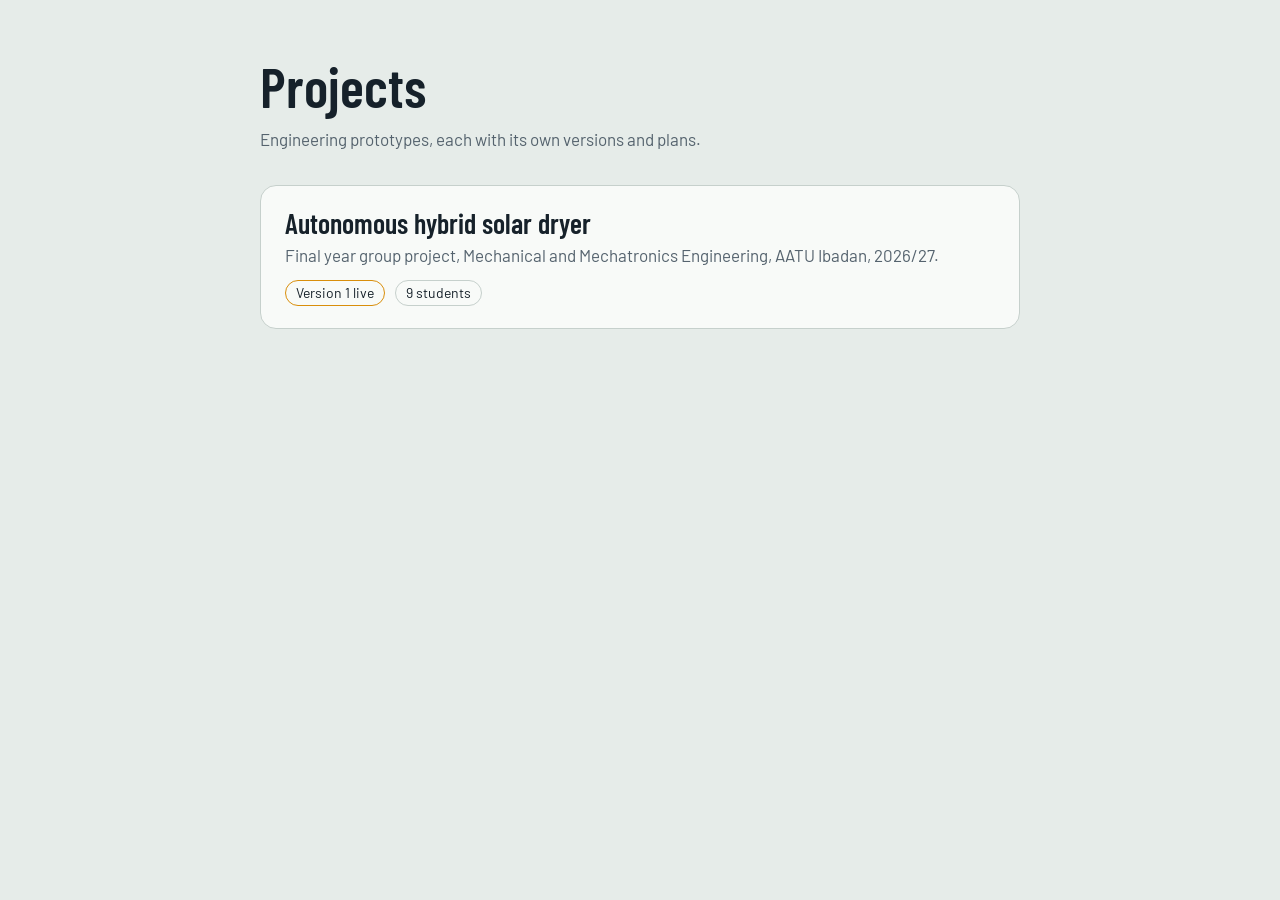
<file: index.html>
<!doctype html><html lang="en"><head><meta charset="utf-8"><meta name="viewport" content="width=device-width, initial-scale=1"><link rel="preconnect" href="https://fonts.googleapis.com"><link rel="preconnect" href="https://fonts.gstatic.com" crossorigin><link href="https://fonts.googleapis.com/css2?family=Barlow:wght@400;500;600&family=Barlow+Condensed:wght@600&display=swap" rel="stylesheet"><link rel="stylesheet" href="/assets/site.css"><title>Projects</title></head><body><main>
<h1>Projects</h1>
<p class="lede">Engineering prototypes, each with its own versions and plans.</p>
<a class="card" href="/dryer">
 <h3>Autonomous hybrid solar dryer</h3>
 <p>Final year group project, Mechanical and Mechatronics Engineering, AATU Ibadan, 2026/27.</p>
 <div class="meta"><span class="tag live">Version 1 live</span><span class="tag">9 students</span></div>
</a>
</main></body></html>
</file>
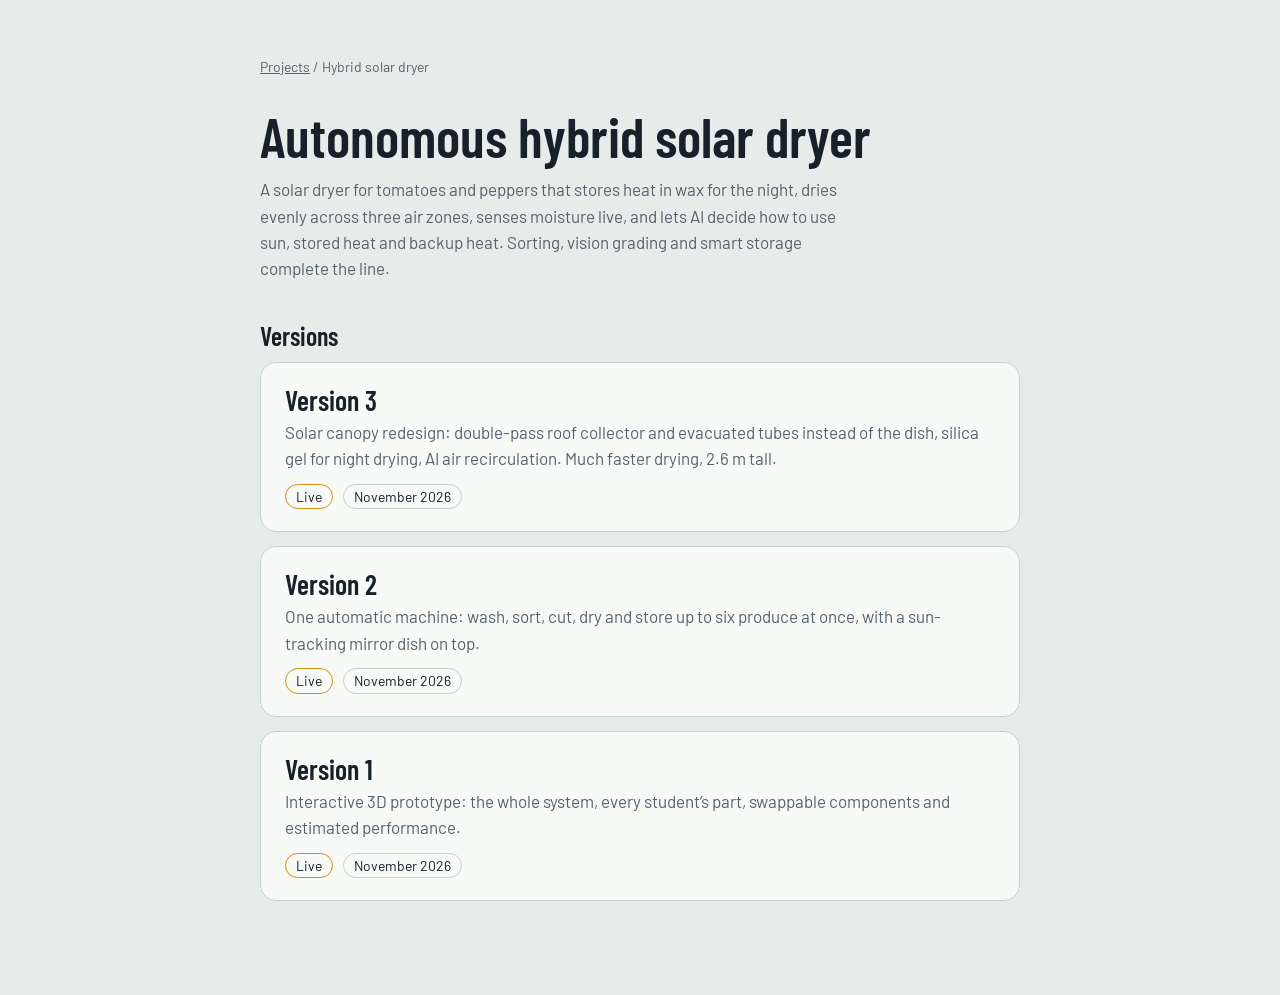
<file: dryer/index.html>
<!doctype html><html lang="en"><head><meta charset="utf-8"><meta name="viewport" content="width=device-width, initial-scale=1"><link rel="preconnect" href="https://fonts.googleapis.com"><link rel="preconnect" href="https://fonts.gstatic.com" crossorigin><link href="https://fonts.googleapis.com/css2?family=Barlow:wght@400;500;600&family=Barlow+Condensed:wght@600&display=swap" rel="stylesheet"><link rel="stylesheet" href="/assets/site.css"><title>Autonomous hybrid solar dryer</title></head><body><main>
<div class="crumb"><a href="/">Projects</a> / Hybrid solar dryer</div>
<h1>Autonomous hybrid solar dryer</h1>
<p class="lede">A solar dryer for tomatoes and peppers that stores heat in wax for the night, dries evenly across three air zones, senses moisture live, and lets AI decide how to use sun, stored heat and backup heat. Sorting, vision grading and smart storage complete the line.</p>
<h2>Versions</h2>
<a class="card" href="/dryer/v3">
 <h3>Version 3</h3>
 <p>Solar canopy redesign: double-pass roof collector and evacuated tubes instead of the dish, silica gel for night drying, AI air recirculation. Much faster drying, 2.6 m tall.</p>
 <div class="meta"><span class="tag live">Live</span><span class="tag">November 2026</span></div>
</a>
<a class="card" href="/dryer/v2">
 <h3>Version 2</h3>
 <p>One automatic machine: wash, sort, cut, dry and store up to six produce at once, with a sun-tracking mirror dish on top.</p>
 <div class="meta"><span class="tag live">Live</span><span class="tag">November 2026</span></div>
</a>
<a class="card" href="/dryer/v1">
 <h3>Version 1</h3>
 <p>Interactive 3D prototype: the whole system, every student’s part, swappable components and estimated performance.</p>
 <div class="meta"><span class="tag live">Live</span><span class="tag">November 2026</span></div>
</a>
</main></body></html>
</file>
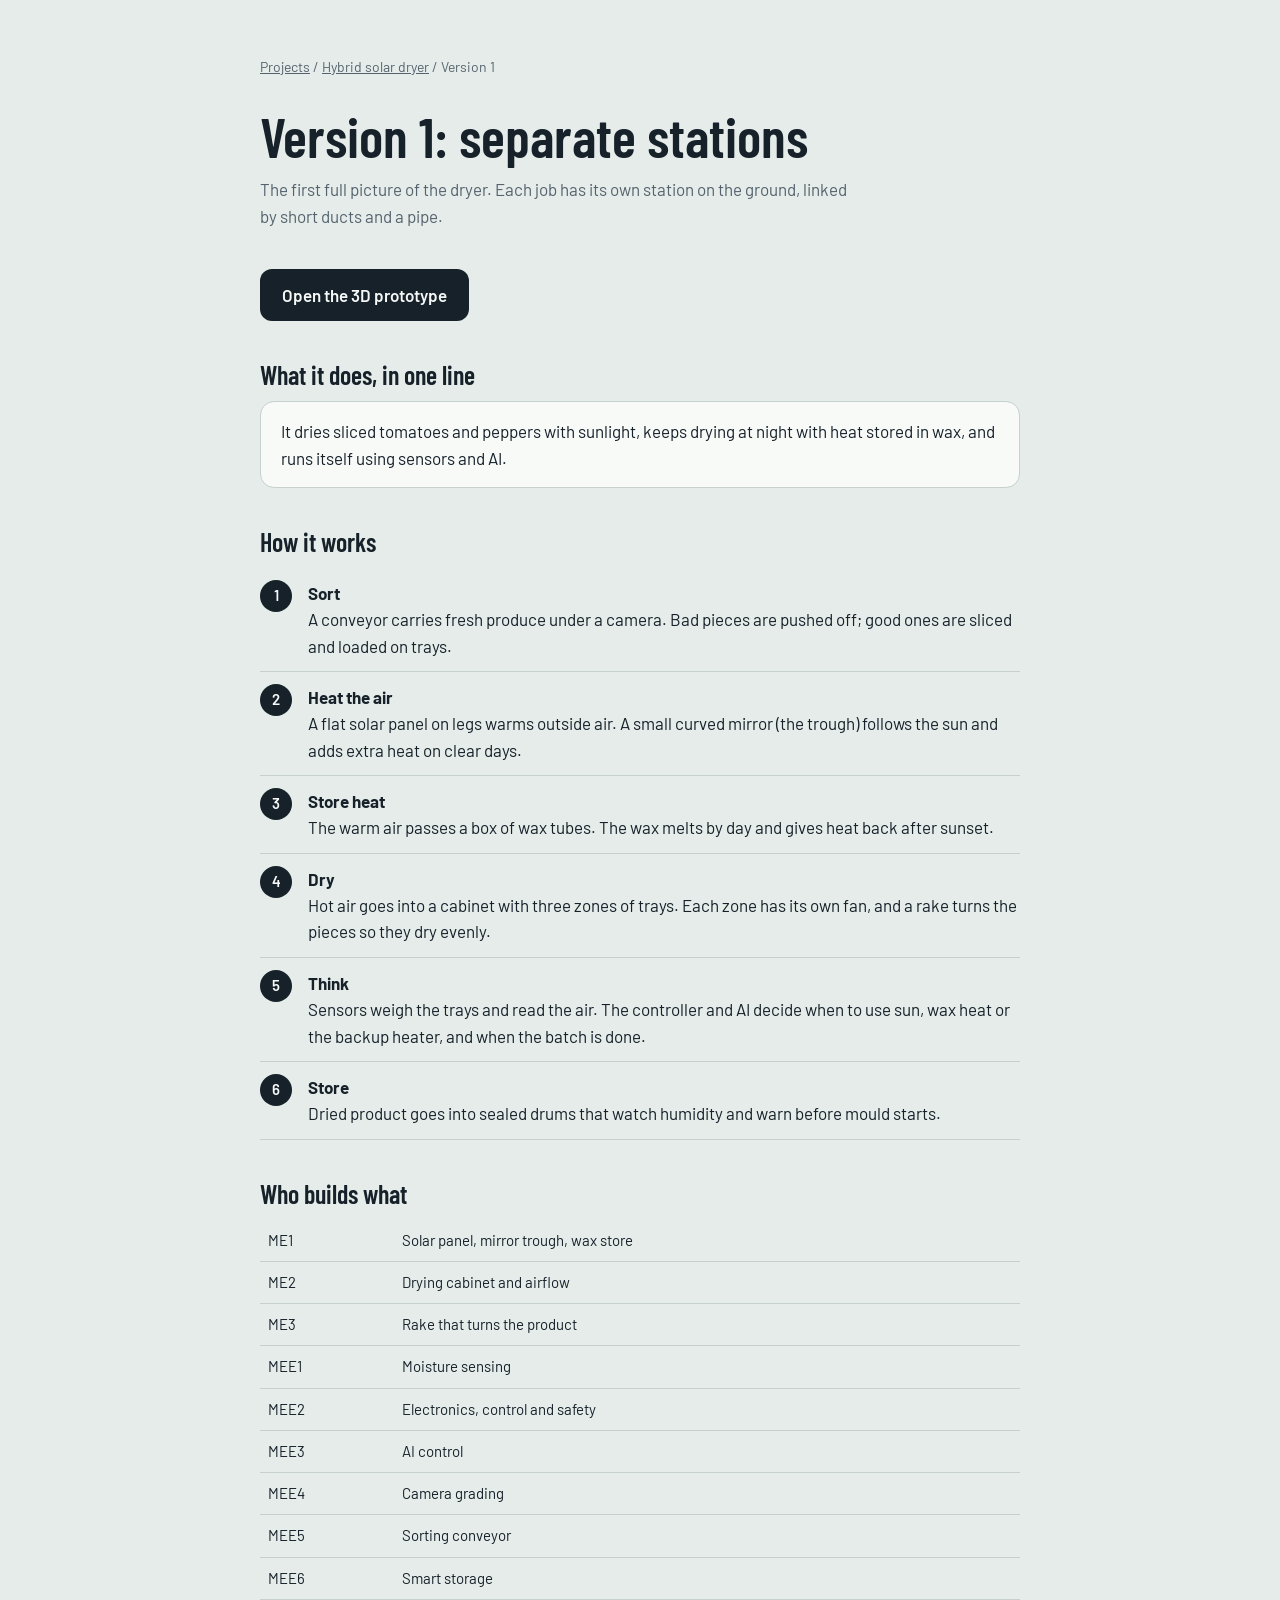
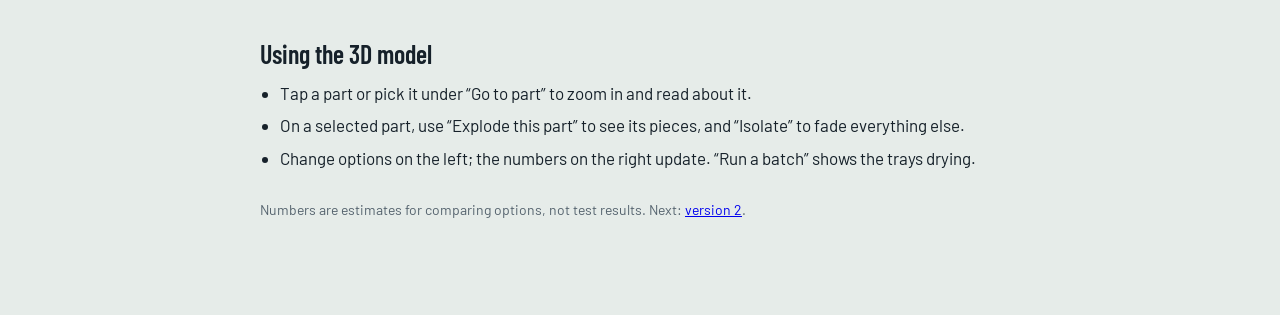
<file: dryer/v1/index.html>
<!doctype html><html lang="en"><head><meta charset="utf-8"><meta name="viewport" content="width=device-width, initial-scale=1"><link rel="preconnect" href="https://fonts.googleapis.com"><link rel="preconnect" href="https://fonts.gstatic.com" crossorigin><link href="https://fonts.googleapis.com/css2?family=Barlow:wght@400;500;600&family=Barlow+Condensed:wght@600&display=swap" rel="stylesheet"><link rel="stylesheet" href="/assets/site.css"><title>Version 1, hybrid solar dryer</title></head><body><main>
<div class="crumb"><a href="/">Projects</a> / <a href="/dryer">Hybrid solar dryer</a> / Version 1</div>
<h1>Version 1: separate stations</h1>
<p class="lede">The first full picture of the dryer. Each job has its own station on the ground, linked by short ducts and a pipe.</p>
<a class="cta" href="/dryer/v1/prototype">Open the 3D prototype</a>

<h2>What it does, in one line</h2>
<div class="box">It dries sliced tomatoes and peppers with sunlight, keeps drying at night with heat stored in wax, and runs itself using sensors and AI.</div>

<h2>How it works</h2>
<ol class="steps">
 <li><b>Sort</b>A conveyor carries fresh produce under a camera. Bad pieces are pushed off; good ones are sliced and loaded on trays.</li>
 <li><b>Heat the air</b>A flat solar panel on legs warms outside air. A small curved mirror (the trough) follows the sun and adds extra heat on clear days.</li>
 <li><b>Store heat</b>The warm air passes a box of wax tubes. The wax melts by day and gives heat back after sunset.</li>
 <li><b>Dry</b>Hot air goes into a cabinet with three zones of trays. Each zone has its own fan, and a rake turns the pieces so they dry evenly.</li>
 <li><b>Think</b>Sensors weigh the trays and read the air. The controller and AI decide when to use sun, wax heat or the backup heater, and when the batch is done.</li>
 <li><b>Store</b>Dried product goes into sealed drums that watch humidity and warn before mould starts.</li>
</ol>

<h2>Who builds what</h2>
<table>
 <tr><td>ME1</td><td>Solar panel, mirror trough, wax store</td></tr>
 <tr><td>ME2</td><td>Drying cabinet and airflow</td></tr>
 <tr><td>ME3</td><td>Rake that turns the product</td></tr>
 <tr><td>MEE1</td><td>Moisture sensing</td></tr>
 <tr><td>MEE2</td><td>Electronics, control and safety</td></tr>
 <tr><td>MEE3</td><td>AI control</td></tr>
 <tr><td>MEE4</td><td>Camera grading</td></tr>
 <tr><td>MEE5</td><td>Sorting conveyor</td></tr>
 <tr><td>MEE6</td><td>Smart storage</td></tr>
</table>

<h2>Using the 3D model</h2>
<ul class="plan">
 <li>Tap a part or pick it under “Go to part” to zoom in and read about it.</li>
 <li>On a selected part, use “Explode this part” to see its pieces, and “Isolate” to fade everything else.</li>
 <li>Change options on the left; the numbers on the right update. “Run a batch” shows the trays drying.</li>
</ul>
<p class="note">Numbers are estimates for comparing options, not test results. Next: <a href="/dryer/v2">version 2</a>.</p>
</main></body></html>
</file>
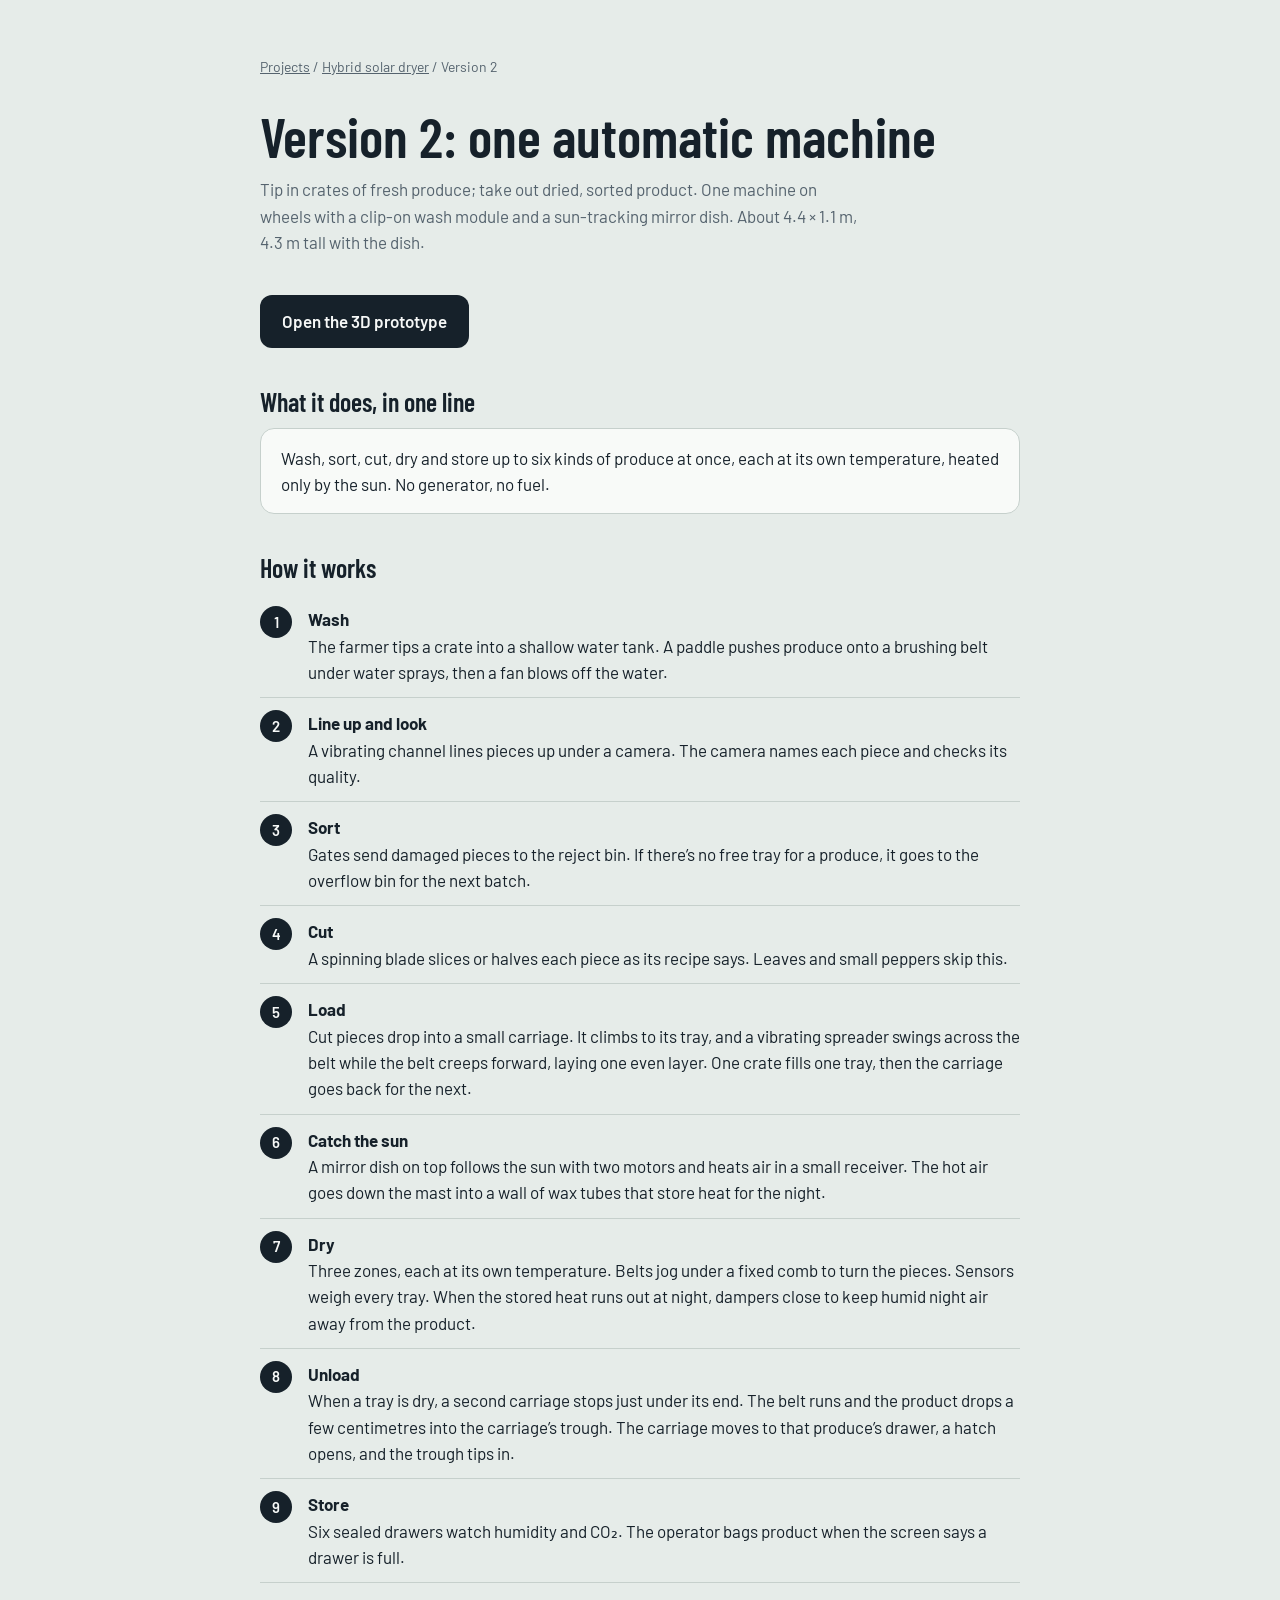
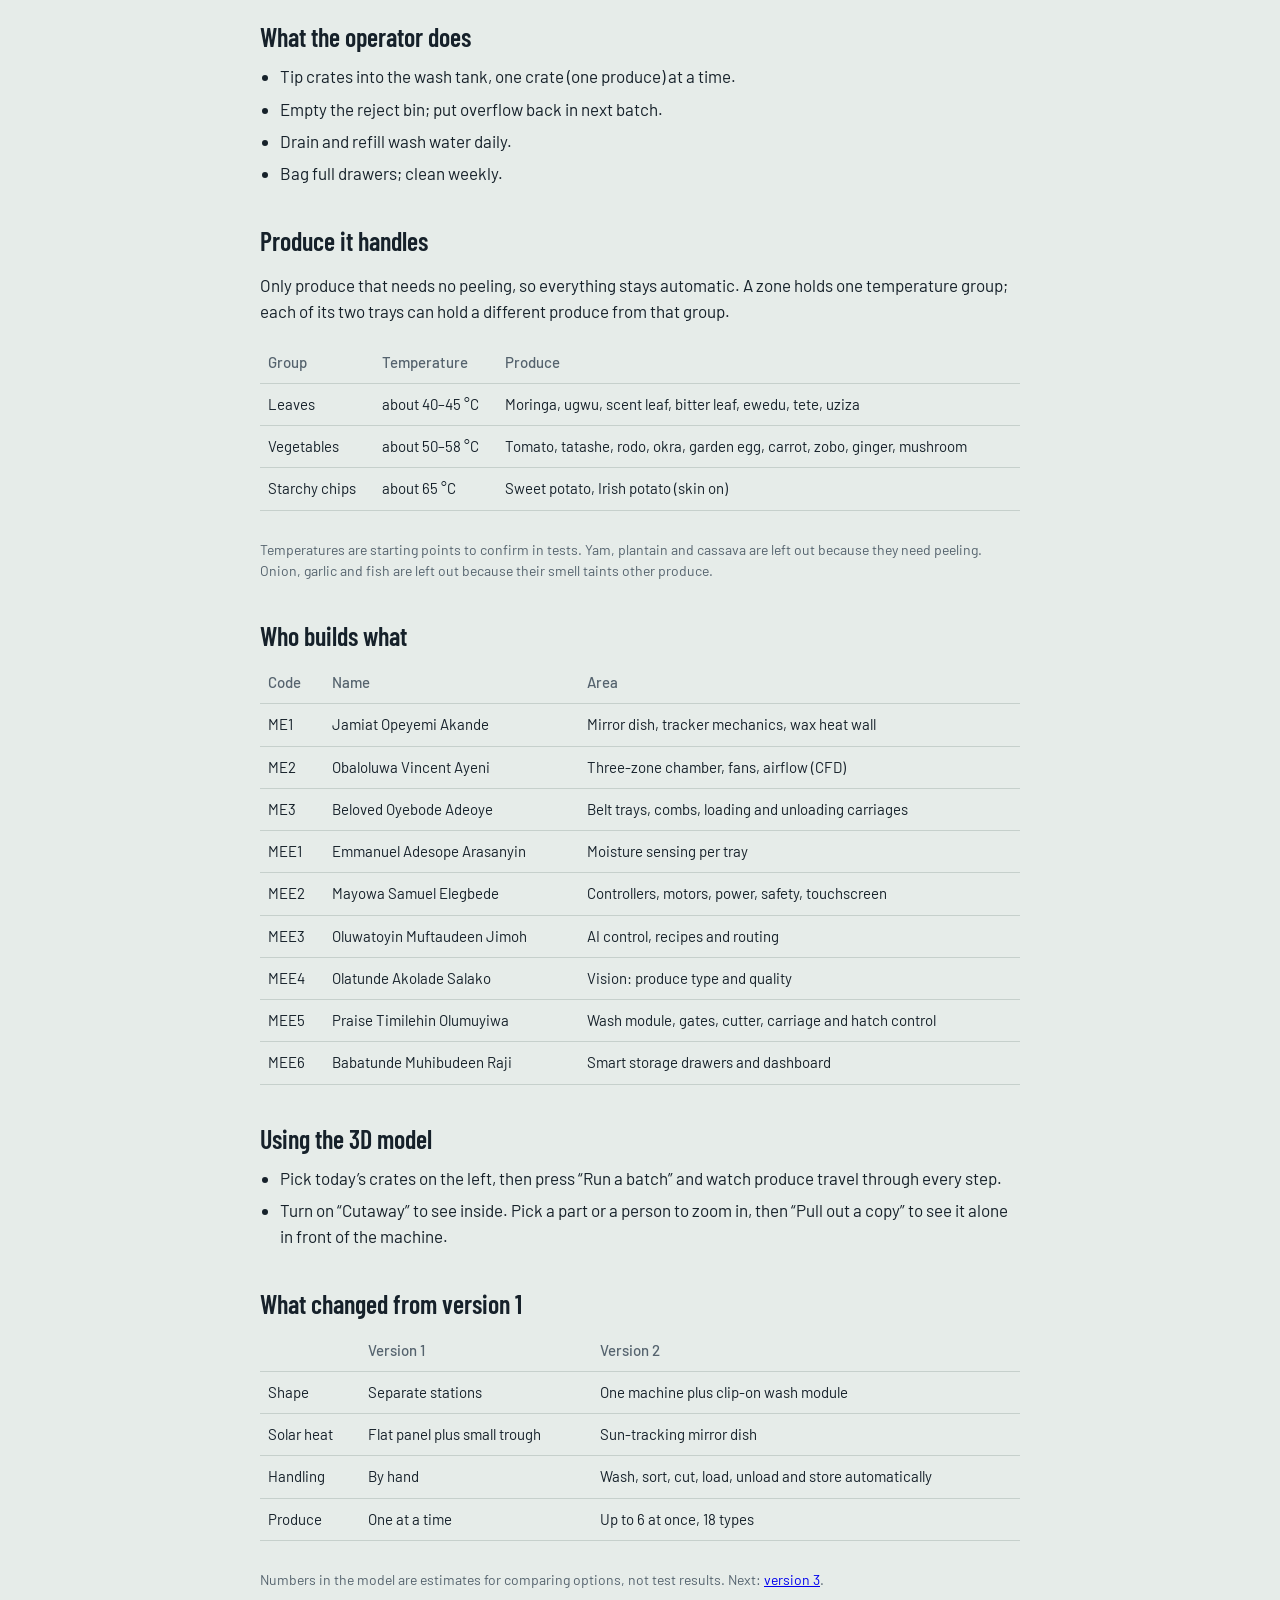
<file: dryer/v2/index.html>
<!doctype html><html lang="en"><head><meta charset="utf-8"><meta name="viewport" content="width=device-width, initial-scale=1"><link rel="preconnect" href="https://fonts.googleapis.com"><link rel="preconnect" href="https://fonts.gstatic.com" crossorigin><link href="https://fonts.googleapis.com/css2?family=Barlow:wght@400;500;600&family=Barlow+Condensed:wght@600&display=swap" rel="stylesheet"><link rel="stylesheet" href="/assets/site.css"><title>Version 2, hybrid solar dryer</title></head><body><main>
<div class="crumb"><a href="/">Projects</a> / <a href="/dryer">Hybrid solar dryer</a> / Version 2</div>
<h1>Version 2: one automatic machine</h1>
<p class="lede">Tip in crates of fresh produce; take out dried, sorted product. One machine on wheels with a clip-on wash module and a sun-tracking mirror dish. About 4.4 × 1.1 m, 4.3 m tall with the dish.</p>
<a class="cta" href="/dryer/v2/prototype">Open the 3D prototype</a>

<h2>What it does, in one line</h2>
<div class="box">Wash, sort, cut, dry and store up to six kinds of produce at once, each at its own temperature, heated only by the sun. No generator, no fuel.</div>

<h2>How it works</h2>
<ol class="steps">
 <li><b>Wash</b>The farmer tips a crate into a shallow water tank. A paddle pushes produce onto a brushing belt under water sprays, then a fan blows off the water.</li>
 <li><b>Line up and look</b>A vibrating channel lines pieces up under a camera. The camera names each piece and checks its quality.</li>
 <li><b>Sort</b>Gates send damaged pieces to the reject bin. If there’s no free tray for a produce, it goes to the overflow bin for the next batch.</li>
 <li><b>Cut</b>A spinning blade slices or halves each piece as its recipe says. Leaves and small peppers skip this.</li>
 <li><b>Load</b>Cut pieces drop into a small carriage. It climbs to its tray, and a vibrating spreader swings across the belt while the belt creeps forward, laying one even layer. One crate fills one tray, then the carriage goes back for the next.</li>
 <li><b>Catch the sun</b>A mirror dish on top follows the sun with two motors and heats air in a small receiver. The hot air goes down the mast into a wall of wax tubes that store heat for the night.</li>
 <li><b>Dry</b>Three zones, each at its own temperature. Belts jog under a fixed comb to turn the pieces. Sensors weigh every tray. When the stored heat runs out at night, dampers close to keep humid night air away from the product.</li>
 <li><b>Unload</b>When a tray is dry, a second carriage stops just under its end. The belt runs and the product drops a few centimetres into the carriage’s trough. The carriage moves to that produce’s drawer, a hatch opens, and the trough tips in.</li>
 <li><b>Store</b>Six sealed drawers watch humidity and CO₂. The operator bags product when the screen says a drawer is full.</li>
</ol>

<h2>What the operator does</h2>
<ul class="plan">
 <li>Tip crates into the wash tank, one crate (one produce) at a time.</li>
 <li>Empty the reject bin; put overflow back in next batch.</li>
 <li>Drain and refill wash water daily.</li>
 <li>Bag full drawers; clean weekly.</li>
</ul>

<h2>Produce it handles</h2>
<p>Only produce that needs no peeling, so everything stays automatic. A zone holds one temperature group; each of its two trays can hold a different produce from that group.</p>
<table>
 <tr><th>Group</th><th>Temperature</th><th>Produce</th></tr>
 <tr><td>Leaves</td><td>about 40–45 °C</td><td>Moringa, ugwu, scent leaf, bitter leaf, ewedu, tete, uziza</td></tr>
 <tr><td>Vegetables</td><td>about 50–58 °C</td><td>Tomato, tatashe, rodo, okra, garden egg, carrot, zobo, ginger, mushroom</td></tr>
 <tr><td>Starchy chips</td><td>about 65 °C</td><td>Sweet potato, Irish potato (skin on)</td></tr>
</table>
<p class="note">Temperatures are starting points to confirm in tests. Yam, plantain and cassava are left out because they need peeling. Onion, garlic and fish are left out because their smell taints other produce.</p>

<h2>Who builds what</h2>
<table>
 <tr><th>Code</th><th>Name</th><th>Area</th></tr>
 <tr><td>ME1</td><td>Jamiat Opeyemi Akande</td><td>Mirror dish, tracker mechanics, wax heat wall</td></tr>
 <tr><td>ME2</td><td>Obaloluwa Vincent Ayeni</td><td>Three-zone chamber, fans, airflow (CFD)</td></tr>
 <tr><td>ME3</td><td>Beloved Oyebode Adeoye</td><td>Belt trays, combs, loading and unloading carriages</td></tr>
 <tr><td>MEE1</td><td>Emmanuel Adesope Arasanyin</td><td>Moisture sensing per tray</td></tr>
 <tr><td>MEE2</td><td>Mayowa Samuel Elegbede</td><td>Controllers, motors, power, safety, touchscreen</td></tr>
 <tr><td>MEE3</td><td>Oluwatoyin Muftaudeen Jimoh</td><td>AI control, recipes and routing</td></tr>
 <tr><td>MEE4</td><td>Olatunde Akolade Salako</td><td>Vision: produce type and quality</td></tr>
 <tr><td>MEE5</td><td>Praise Timilehin Olumuyiwa</td><td>Wash module, gates, cutter, carriage and hatch control</td></tr>
 <tr><td>MEE6</td><td>Babatunde Muhibudeen Raji</td><td>Smart storage drawers and dashboard</td></tr>
</table>

<h2>Using the 3D model</h2>
<ul class="plan">
 <li>Pick today’s crates on the left, then press “Run a batch” and watch produce travel through every step.</li>
 <li>Turn on “Cutaway” to see inside. Pick a part or a person to zoom in, then “Pull out a copy” to see it alone in front of the machine.</li>
</ul>

<h2>What changed from version 1</h2>
<table>
 <tr><th></th><th>Version 1</th><th>Version 2</th></tr>
 <tr><td>Shape</td><td>Separate stations</td><td>One machine plus clip-on wash module</td></tr>
 <tr><td>Solar heat</td><td>Flat panel plus small trough</td><td>Sun-tracking mirror dish</td></tr>
 <tr><td>Handling</td><td>By hand</td><td>Wash, sort, cut, load, unload and store automatically</td></tr>
 <tr><td>Produce</td><td>One at a time</td><td>Up to 6 at once, 18 types</td></tr>
</table>
<p class="note">Numbers in the model are estimates for comparing options, not test results. Next: <a href="/dryer/v3">version 3</a>.</p>
</main></body></html>
</file>
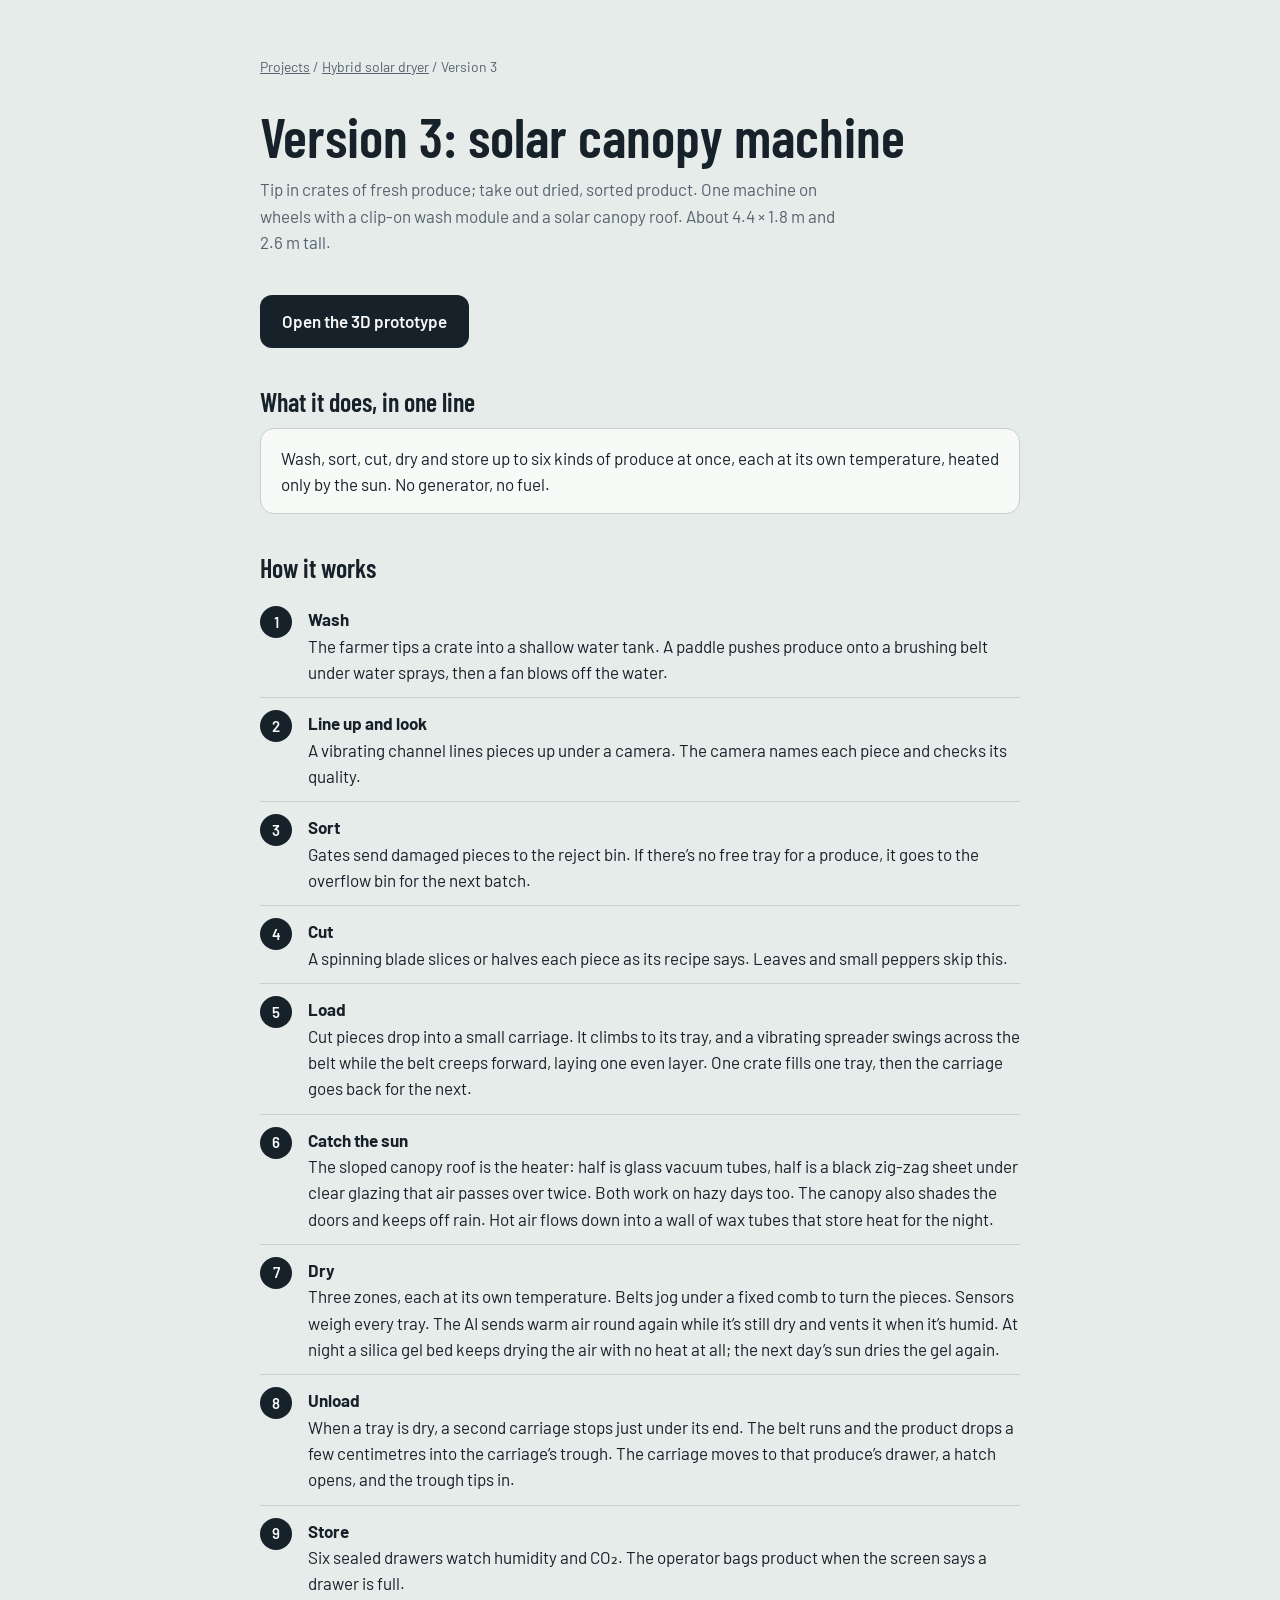
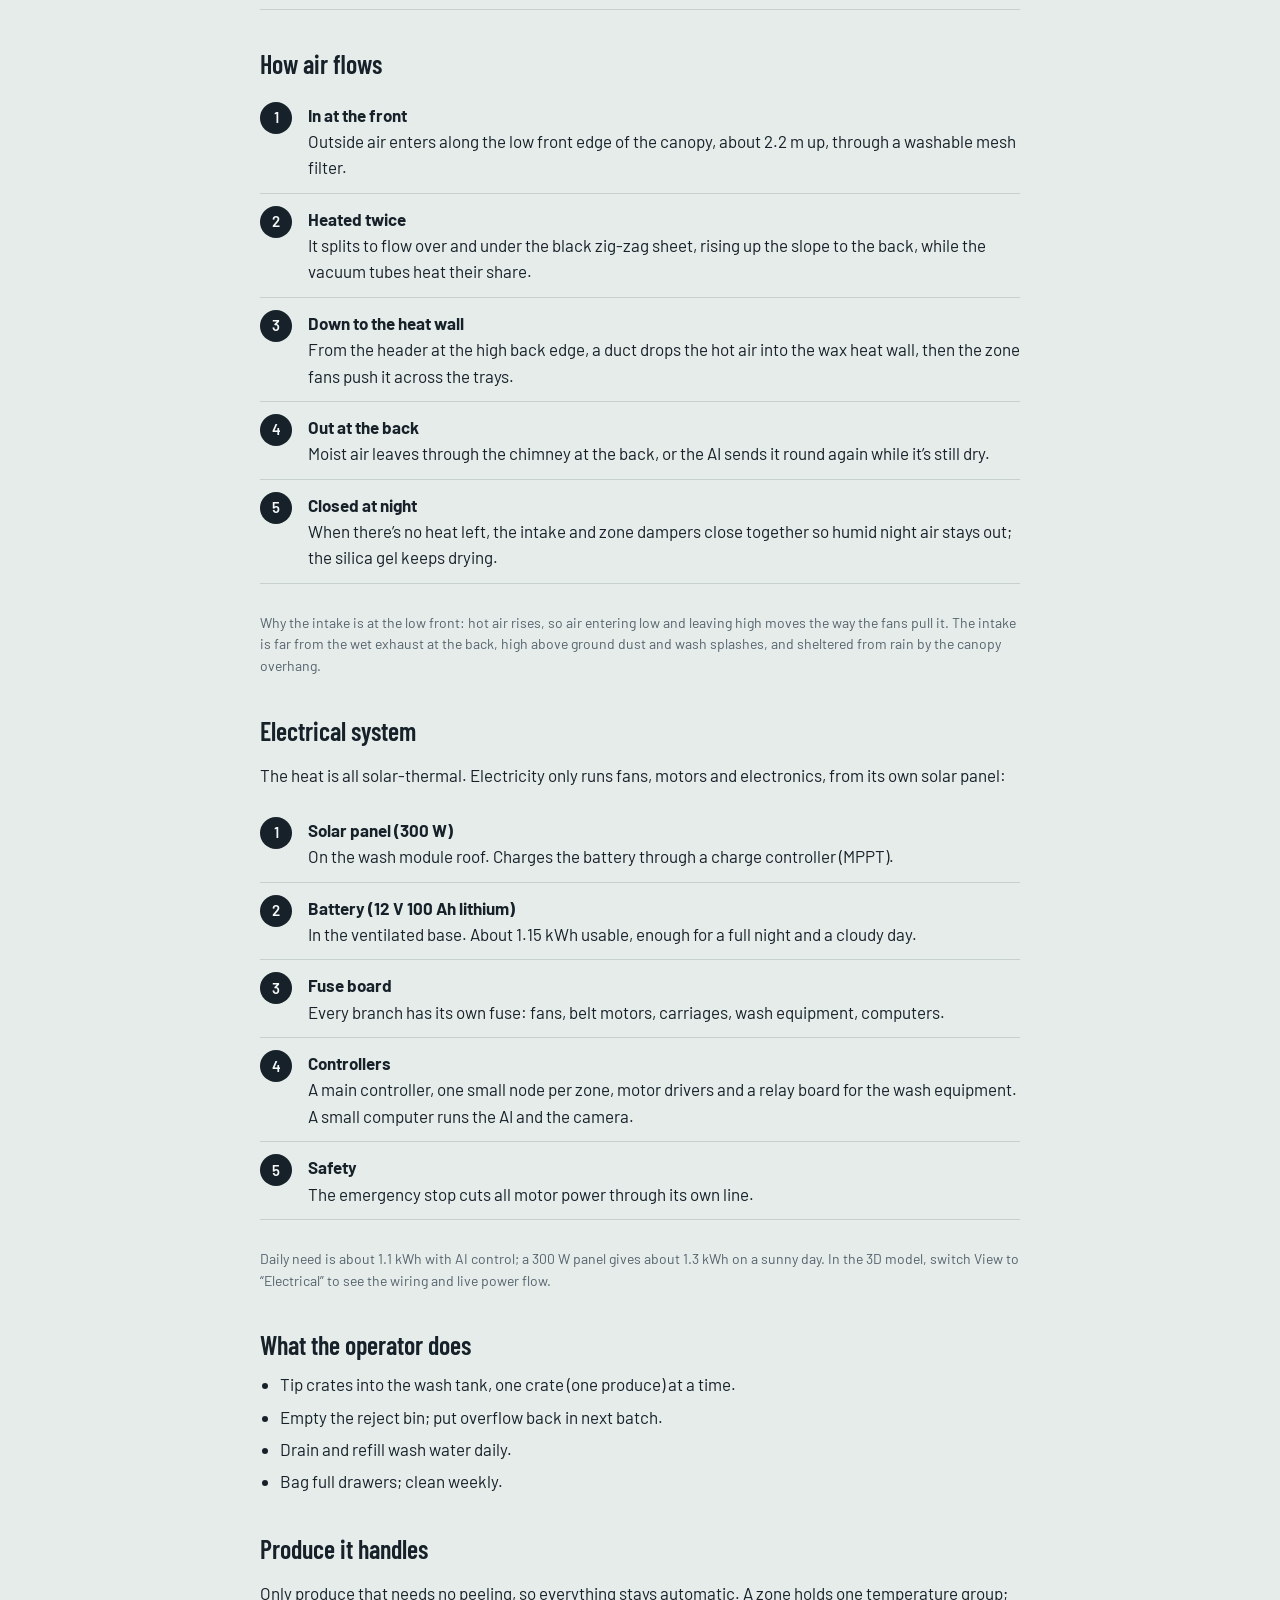
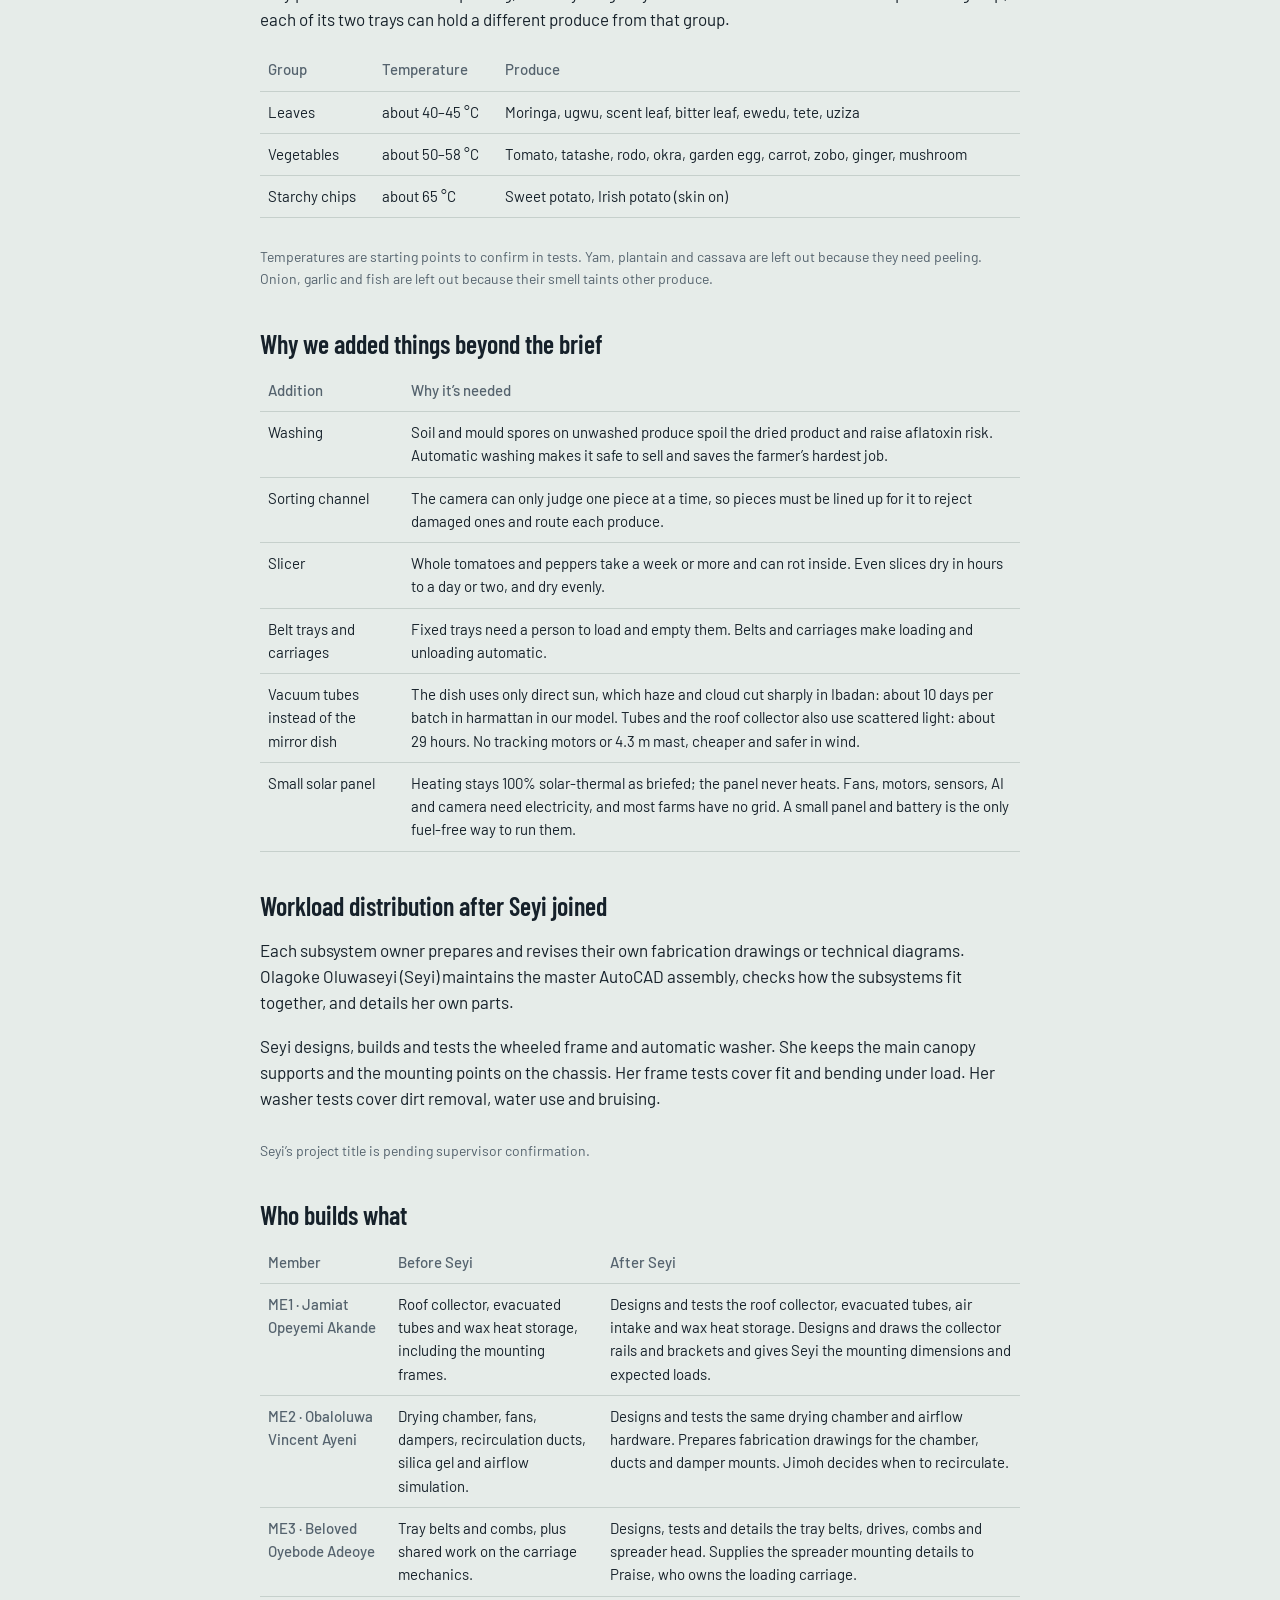
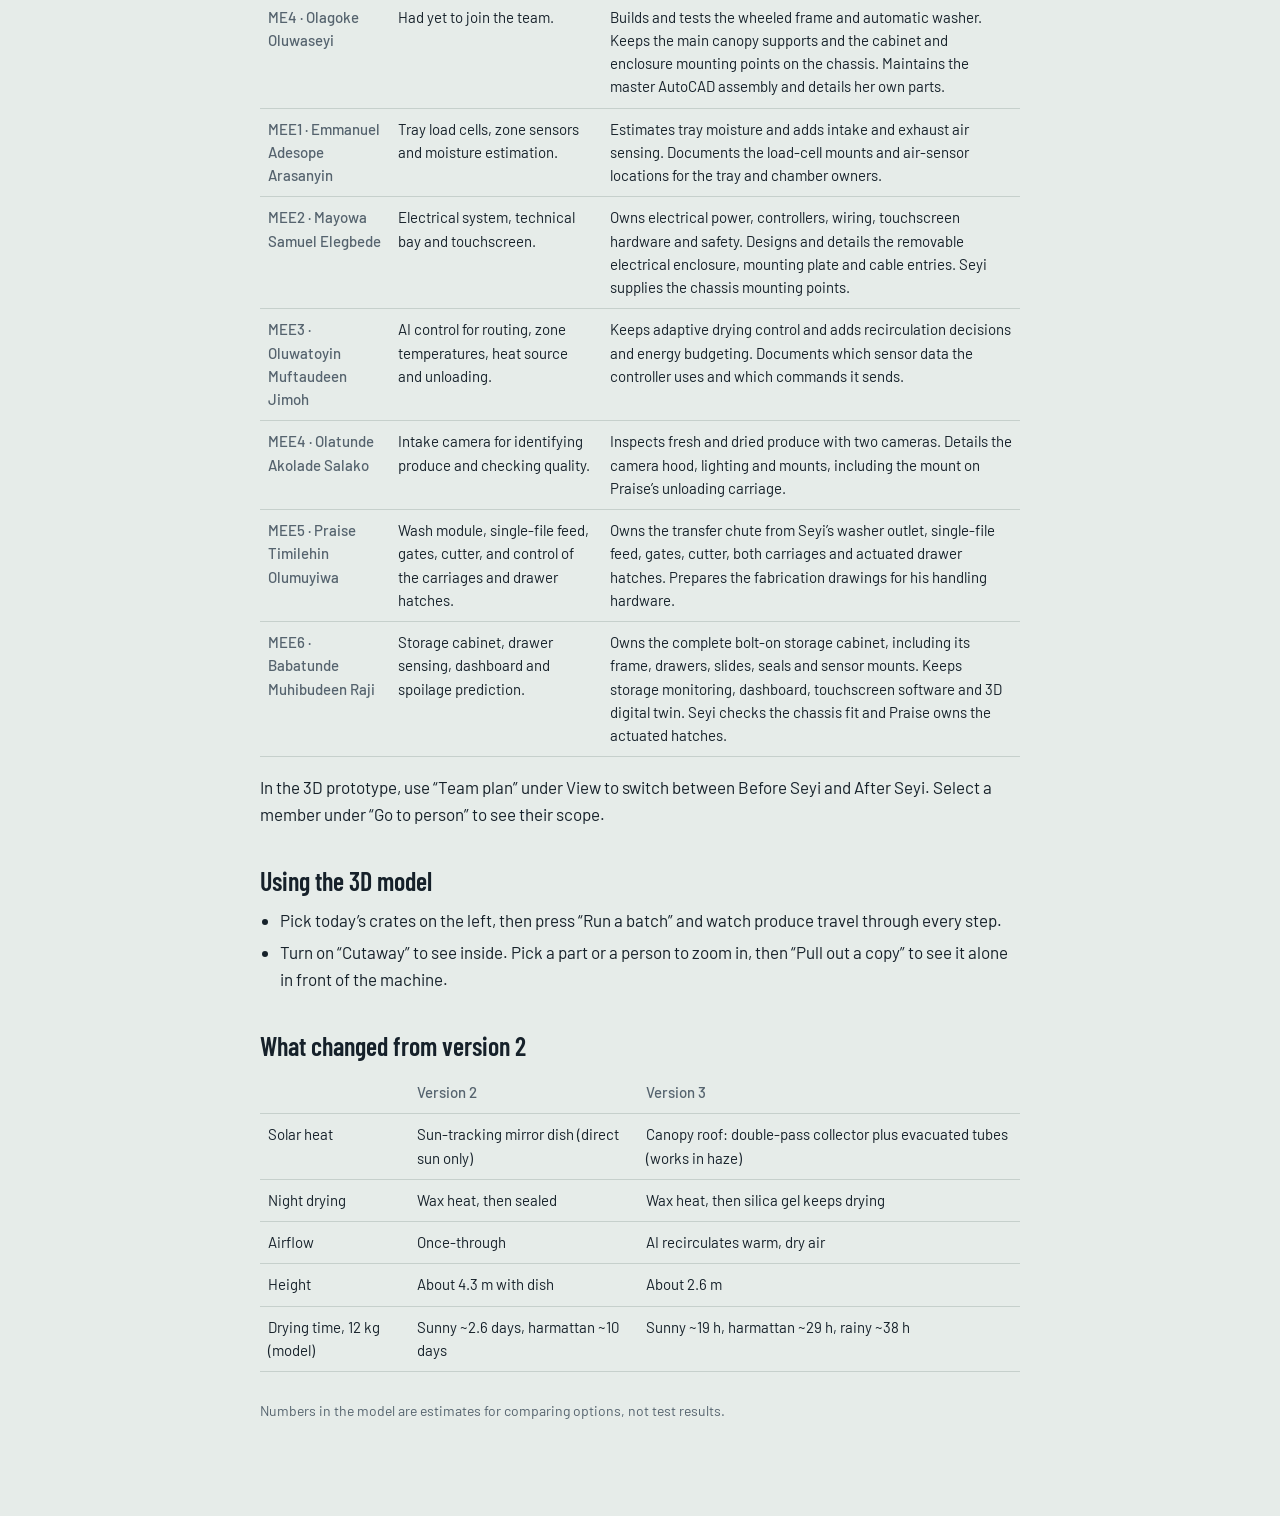
<file: dryer/v3/index.html>
<!doctype html><html lang="en"><head><meta charset="utf-8"><meta name="viewport" content="width=device-width, initial-scale=1"><link rel="preconnect" href="https://fonts.googleapis.com"><link rel="preconnect" href="https://fonts.gstatic.com" crossorigin><link href="https://fonts.googleapis.com/css2?family=Barlow:wght@400;500;600&family=Barlow+Condensed:wght@600&display=swap" rel="stylesheet"><link rel="stylesheet" href="/assets/site.css"><title>Version 3, hybrid solar dryer</title></head><body><main>
<div class="crumb"><a href="/">Projects</a> / <a href="/dryer">Hybrid solar dryer</a> / Version 3</div>
<h1>Version 3: solar canopy machine</h1>
<p class="lede">Tip in crates of fresh produce; take out dried, sorted product. One machine on wheels with a clip-on wash module and a solar canopy roof. About 4.4 × 1.8 m and 2.6 m tall.</p>
<a class="cta" href="/dryer/v3/prototype">Open the 3D prototype</a>

<h2>What it does, in one line</h2>
<div class="box">Wash, sort, cut, dry and store up to six kinds of produce at once, each at its own temperature, heated only by the sun. No generator, no fuel.</div>

<h2>How it works</h2>
<ol class="steps">
 <li><b>Wash</b>The farmer tips a crate into a shallow water tank. A paddle pushes produce onto a brushing belt under water sprays, then a fan blows off the water.</li>
 <li><b>Line up and look</b>A vibrating channel lines pieces up under a camera. The camera names each piece and checks its quality.</li>
 <li><b>Sort</b>Gates send damaged pieces to the reject bin. If there’s no free tray for a produce, it goes to the overflow bin for the next batch.</li>
 <li><b>Cut</b>A spinning blade slices or halves each piece as its recipe says. Leaves and small peppers skip this.</li>
 <li><b>Load</b>Cut pieces drop into a small carriage. It climbs to its tray, and a vibrating spreader swings across the belt while the belt creeps forward, laying one even layer. One crate fills one tray, then the carriage goes back for the next.</li>
 <li><b>Catch the sun</b>The sloped canopy roof is the heater: half is glass vacuum tubes, half is a black zig-zag sheet under clear glazing that air passes over twice. Both work on hazy days too. The canopy also shades the doors and keeps off rain. Hot air flows down into a wall of wax tubes that store heat for the night.</li>
 <li><b>Dry</b>Three zones, each at its own temperature. Belts jog under a fixed comb to turn the pieces. Sensors weigh every tray. The AI sends warm air round again while it’s still dry and vents it when it’s humid. At night a silica gel bed keeps drying the air with no heat at all; the next day’s sun dries the gel again.</li>
 <li><b>Unload</b>When a tray is dry, a second carriage stops just under its end. The belt runs and the product drops a few centimetres into the carriage’s trough. The carriage moves to that produce’s drawer, a hatch opens, and the trough tips in.</li>
 <li><b>Store</b>Six sealed drawers watch humidity and CO₂. The operator bags product when the screen says a drawer is full.</li>
</ol>

<h2>How air flows</h2>
<ol class="steps">
 <li><b>In at the front</b>Outside air enters along the low front edge of the canopy, about 2.2 m up, through a washable mesh filter.</li>
 <li><b>Heated twice</b>It splits to flow over and under the black zig-zag sheet, rising up the slope to the back, while the vacuum tubes heat their share.</li>
 <li><b>Down to the heat wall</b>From the header at the high back edge, a duct drops the hot air into the wax heat wall, then the zone fans push it across the trays.</li>
 <li><b>Out at the back</b>Moist air leaves through the chimney at the back, or the AI sends it round again while it’s still dry.</li>
 <li><b>Closed at night</b>When there’s no heat left, the intake and zone dampers close together so humid night air stays out; the silica gel keeps drying.</li>
</ol>
<p class="note">Why the intake is at the low front: hot air rises, so air entering low and leaving high moves the way the fans pull it. The intake is far from the wet exhaust at the back, high above ground dust and wash splashes, and sheltered from rain by the canopy overhang.</p>

<h2>Electrical system</h2>
<p>The heat is all solar-thermal. Electricity only runs fans, motors and electronics, from its own solar panel:</p>
<ol class="steps">
 <li><b>Solar panel (300 W)</b>On the wash module roof. Charges the battery through a charge controller (MPPT).</li>
 <li><b>Battery (12 V 100 Ah lithium)</b>In the ventilated base. About 1.15 kWh usable, enough for a full night and a cloudy day.</li>
 <li><b>Fuse board</b>Every branch has its own fuse: fans, belt motors, carriages, wash equipment, computers.</li>
 <li><b>Controllers</b>A main controller, one small node per zone, motor drivers and a relay board for the wash equipment. A small computer runs the AI and the camera.</li>
 <li><b>Safety</b>The emergency stop cuts all motor power through its own line.</li>
</ol>
<p class="note">Daily need is about 1.1 kWh with AI control; a 300 W panel gives about 1.3 kWh on a sunny day. In the 3D model, switch View to “Electrical” to see the wiring and live power flow.</p>

<h2>What the operator does</h2>
<ul class="plan">
 <li>Tip crates into the wash tank, one crate (one produce) at a time.</li>
 <li>Empty the reject bin; put overflow back in next batch.</li>
 <li>Drain and refill wash water daily.</li>
 <li>Bag full drawers; clean weekly.</li>
</ul>

<h2>Produce it handles</h2>
<p>Only produce that needs no peeling, so everything stays automatic. A zone holds one temperature group; each of its two trays can hold a different produce from that group.</p>
<table>
 <tr><th>Group</th><th>Temperature</th><th>Produce</th></tr>
 <tr><td>Leaves</td><td>about 40–45 °C</td><td>Moringa, ugwu, scent leaf, bitter leaf, ewedu, tete, uziza</td></tr>
 <tr><td>Vegetables</td><td>about 50–58 °C</td><td>Tomato, tatashe, rodo, okra, garden egg, carrot, zobo, ginger, mushroom</td></tr>
 <tr><td>Starchy chips</td><td>about 65 °C</td><td>Sweet potato, Irish potato (skin on)</td></tr>
</table>
<p class="note">Temperatures are starting points to confirm in tests. Yam, plantain and cassava are left out because they need peeling. Onion, garlic and fish are left out because their smell taints other produce.</p>

<h2>Why we added things beyond the brief</h2>
<table>
 <tr><th>Addition</th><th>Why it’s needed</th></tr>
 <tr><td>Washing</td><td>Soil and mould spores on unwashed produce spoil the dried product and raise aflatoxin risk. Automatic washing makes it safe to sell and saves the farmer’s hardest job.</td></tr>
 <tr><td>Sorting channel</td><td>The camera can only judge one piece at a time, so pieces must be lined up for it to reject damaged ones and route each produce.</td></tr>
 <tr><td>Slicer</td><td>Whole tomatoes and peppers take a week or more and can rot inside. Even slices dry in hours to a day or two, and dry evenly.</td></tr>
 <tr><td>Belt trays and carriages</td><td>Fixed trays need a person to load and empty them. Belts and carriages make loading and unloading automatic.</td></tr>
 <tr><td>Vacuum tubes instead of the mirror dish</td><td>The dish uses only direct sun, which haze and cloud cut sharply in Ibadan: about 10 days per batch in harmattan in our model. Tubes and the roof collector also use scattered light: about 29 hours. No tracking motors or 4.3 m mast, cheaper and safer in wind.</td></tr>
 <tr><td>Small solar panel</td><td>Heating stays 100% solar-thermal as briefed; the panel never heats. Fans, motors, sensors, AI and camera need electricity, and most farms have no grid. A small panel and battery is the only fuel-free way to run them.</td></tr>
</table>

<h2>Workload distribution after Seyi joined</h2>
<p>Each subsystem owner prepares and revises their own fabrication drawings or technical diagrams. Olagoke Oluwaseyi (Seyi) maintains the master AutoCAD assembly, checks how the subsystems fit together, and details her own parts.</p>
<p>Seyi designs, builds and tests the wheeled frame and automatic washer. She keeps the main canopy supports and the mounting points on the chassis. Her frame tests cover fit and bending under load. Her washer tests cover dirt removal, water use and bruising.</p>
<p class="note">Seyi’s project title is pending supervisor confirmation.</p>

<h2>Who builds what</h2>
<div style="overflow-x:auto"><table>
 <tr><th scope="col">Member</th><th scope="col">Before Seyi</th><th scope="col">After Seyi</th></tr>
 <tr><th scope="row">ME1 · Jamiat Opeyemi Akande</th><td>Roof collector, evacuated tubes and wax heat storage, including the mounting frames.</td><td>Designs and tests the roof collector, evacuated tubes, air intake and wax heat storage. Designs and draws the collector rails and brackets and gives Seyi the mounting dimensions and expected loads.</td></tr>
 <tr><th scope="row">ME2 · Obaloluwa Vincent Ayeni</th><td>Drying chamber, fans, dampers, recirculation ducts, silica gel and airflow simulation.</td><td>Designs and tests the same drying chamber and airflow hardware. Prepares fabrication drawings for the chamber, ducts and damper mounts. Jimoh decides when to recirculate.</td></tr>
 <tr><th scope="row">ME3 · Beloved Oyebode Adeoye</th><td>Tray belts and combs, plus shared work on the carriage mechanics.</td><td>Designs, tests and details the tray belts, drives, combs and spreader head. Supplies the spreader mounting details to Praise, who owns the loading carriage.</td></tr>
 <tr><th scope="row">ME4 · Olagoke Oluwaseyi</th><td>Had yet to join the team.</td><td>Builds and tests the wheeled frame and automatic washer. Keeps the main canopy supports and the cabinet and enclosure mounting points on the chassis. Maintains the master AutoCAD assembly and details her own parts.</td></tr>
 <tr><th scope="row">MEE1 · Emmanuel Adesope Arasanyin</th><td>Tray load cells, zone sensors and moisture estimation.</td><td>Estimates tray moisture and adds intake and exhaust air sensing. Documents the load-cell mounts and air-sensor locations for the tray and chamber owners.</td></tr>
 <tr><th scope="row">MEE2 · Mayowa Samuel Elegbede</th><td>Electrical system, technical bay and touchscreen.</td><td>Owns electrical power, controllers, wiring, touchscreen hardware and safety. Designs and details the removable electrical enclosure, mounting plate and cable entries. Seyi supplies the chassis mounting points.</td></tr>
 <tr><th scope="row">MEE3 · Oluwatoyin Muftaudeen Jimoh</th><td>AI control for routing, zone temperatures, heat source and unloading.</td><td>Keeps adaptive drying control and adds recirculation decisions and energy budgeting. Documents which sensor data the controller uses and which commands it sends.</td></tr>
 <tr><th scope="row">MEE4 · Olatunde Akolade Salako</th><td>Intake camera for identifying produce and checking quality.</td><td>Inspects fresh and dried produce with two cameras. Details the camera hood, lighting and mounts, including the mount on Praise’s unloading carriage.</td></tr>
 <tr><th scope="row">MEE5 · Praise Timilehin Olumuyiwa</th><td>Wash module, single-file feed, gates, cutter, and control of the carriages and drawer hatches.</td><td>Owns the transfer chute from Seyi’s washer outlet, single-file feed, gates, cutter, both carriages and actuated drawer hatches. Prepares the fabrication drawings for his handling hardware.</td></tr>
 <tr><th scope="row">MEE6 · Babatunde Muhibudeen Raji</th><td>Storage cabinet, drawer sensing, dashboard and spoilage prediction.</td><td>Owns the complete bolt-on storage cabinet, including its frame, drawers, slides, seals and sensor mounts. Keeps storage monitoring, dashboard, touchscreen software and 3D digital twin. Seyi checks the chassis fit and Praise owns the actuated hatches.</td></tr>
</table></div>

<p>In the 3D prototype, use “Team plan” under View to switch between Before Seyi and After Seyi. Select a member under “Go to person” to see their scope.</p>

<h2>Using the 3D model</h2>
<ul class="plan">
 <li>Pick today’s crates on the left, then press “Run a batch” and watch produce travel through every step.</li>
 <li>Turn on “Cutaway” to see inside. Pick a part or a person to zoom in, then “Pull out a copy” to see it alone in front of the machine.</li>
</ul>

<h2>What changed from version 2</h2>
<table>
 <tr><th></th><th>Version 2</th><th>Version 3</th></tr>
 <tr><td>Solar heat</td><td>Sun-tracking mirror dish (direct sun only)</td><td>Canopy roof: double-pass collector plus evacuated tubes (works in haze)</td></tr>
 <tr><td>Night drying</td><td>Wax heat, then sealed</td><td>Wax heat, then silica gel keeps drying</td></tr>
 <tr><td>Airflow</td><td>Once-through</td><td>AI recirculates warm, dry air</td></tr>
 <tr><td>Height</td><td>About 4.3 m with dish</td><td>About 2.6 m</td></tr>
 <tr><td>Drying time, 12 kg (model)</td><td>Sunny ~2.6 days, harmattan ~10 days</td><td>Sunny ~19 h, harmattan ~29 h, rainy ~38 h</td></tr>
</table>
<p class="note">Numbers in the model are estimates for comparing options, not test results.</p>
</main></body></html>
</file>
<file: assets/site.css>
:root{--bg:#E6ECE9;--card:#F8FAF8;--ink:#16212A;--muted:#55636E;--line:#C6D0CC;--accent:#D98E0B;--btn:#16212A;--btnInk:#F6F8F7;color-scheme:light}
@media (prefers-color-scheme:dark){:root{--bg:#12181D;--card:#1B232A;--ink:#E7EDEA;--muted:#98A6AF;--line:#33414B;--accent:#F0AE38;--btn:#E7EDEA;--btnInk:#12181D;color-scheme:dark}}
*{box-sizing:border-box}
body{margin:0;background:var(--bg);color:var(--ink);font-family:"Barlow",system-ui,-apple-system,"Segoe UI",sans-serif;font-size:17px;line-height:1.55}
main{width:min(760px,90vw);margin:0 auto;padding:56px 0 80px}
h1,h2,h3{font-family:"Barlow Condensed","Arial Narrow",system-ui,sans-serif;font-weight:600;line-height:1.08;margin:0}
h1{font-size:clamp(38px,6vw,56px);margin-bottom:10px}
h2{font-size:26px;margin:40px 0 12px}
.lede{color:var(--muted);max-width:60ch;margin:0 0 32px}
.crumb{font-size:14px;color:var(--muted);margin-bottom:28px}
.crumb a{color:var(--muted)}
a.card{display:block;padding:22px 24px;margin-bottom:14px;border:1px solid var(--line);border-radius:16px;background:var(--card);color:var(--ink);text-decoration:none;transition:border-color .15s}
a.card:hover,a.card:focus-visible{border-color:var(--ink);outline:none}
.card h3{font-size:28px;margin-bottom:4px}
.card p{margin:0;color:var(--muted)}
.card .meta{display:flex;gap:10px;flex-wrap:wrap;margin-top:12px;font-size:14px}
.tag{border:1px solid var(--line);border-radius:999px;padding:1px 10px}
.tag.live{border-color:var(--accent);color:var(--ink)}
.card.off{opacity:.55;pointer-events:none}
ul.plan{padding-left:20px;margin:0}
ul.plan li{margin:6px 0}
table{width:100%;border-collapse:collapse;font-size:15px}
td,th{text-align:left;padding:9px 8px;border-bottom:1px solid var(--line);vertical-align:top}
th{font-weight:500;color:var(--muted)}
.cta{display:inline-block;margin-top:8px;padding:13px 22px;border-radius:12px;background:var(--btn);color:var(--btnInk);text-decoration:none;font-weight:600}
.note{font-size:14px;color:var(--muted);margin-top:28px}
ol.steps{list-style:none;counter-reset:s;padding:0;margin:0}
ol.steps li{counter-increment:s;position:relative;padding:12px 0 12px 48px;border-bottom:1px solid var(--line)}
ol.steps li::before{content:counter(s);position:absolute;left:0;top:12px;width:32px;height:32px;border-radius:50%;background:var(--btn);color:var(--btnInk);display:grid;place-items:center;font-weight:600;font-size:15px}
ol.steps b{display:block}
.box{background:var(--card);border:1px solid var(--line);border-radius:14px;padding:16px 20px;margin-top:12px}
</file>
